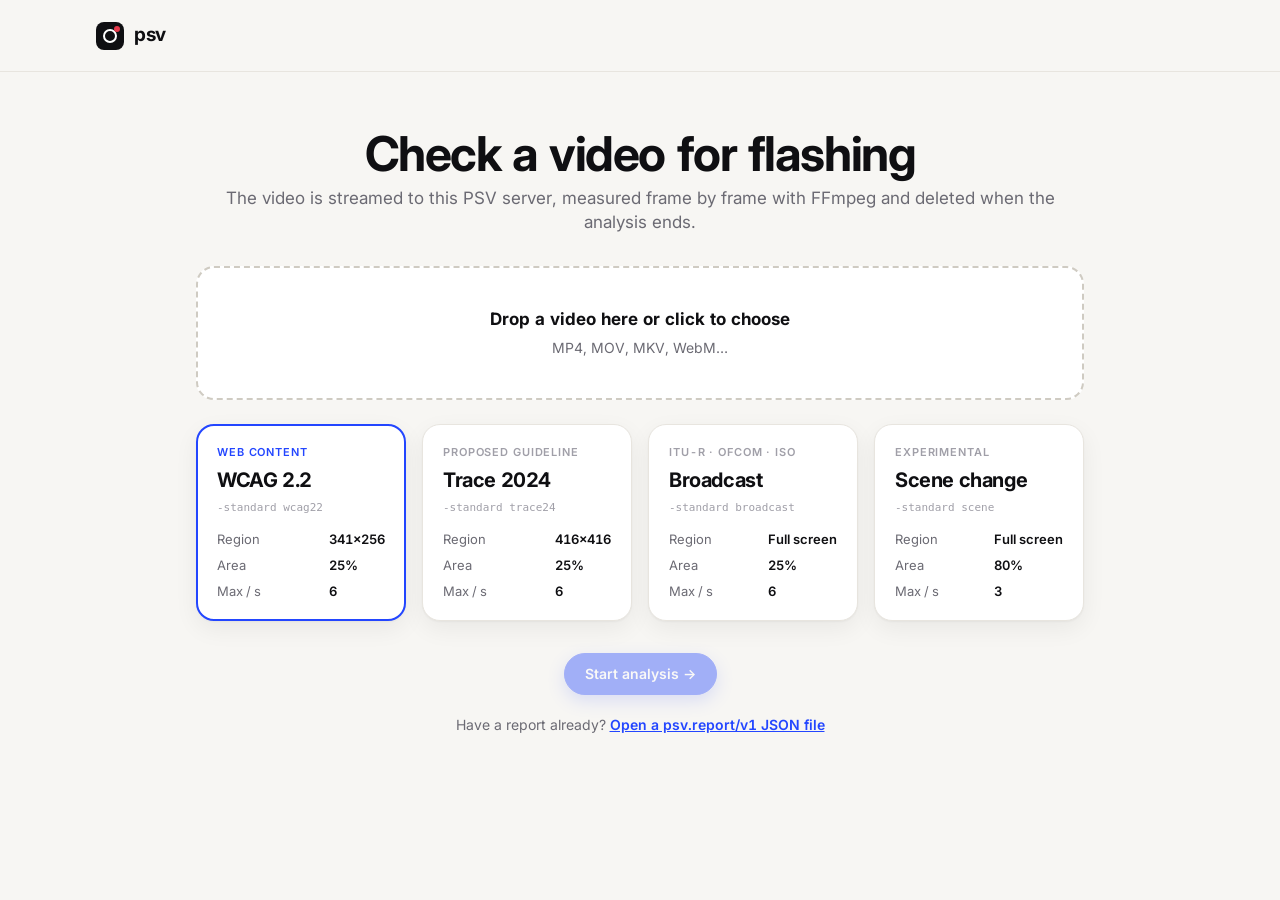
<file: internal/ui/assets/index.html>
<!doctype html>
<html lang="en">
<head>
<meta charset="utf-8">
<meta name="viewport" content="width=device-width, initial-scale=1">
<title>PSV report</title>
<link rel="preconnect" href="https://fonts.googleapis.com">
<link href="https://fonts.googleapis.com/css2?family=Inter:wght@400;500;600;700&display=swap" rel="stylesheet">
<link rel="stylesheet" href="app.css">
</head>
<body>
<nav><div class="wrap">
  <div class="logo"><i></i>psv</div>
  <div class="spacer"></div>
</div></nav>
<main id="app"></main>
<input type="file" id="pickvideo" accept="video/*" hidden>
<input type="file" id="pickreport" accept="application/json,.json" hidden>
<!-- psv:report -->
<script src="app.js"></script>
</body>
</html>
</file>
<file: internal/ui/assets/app.css>
:root {
  --bg: #F7F6F3; --surf: #FFFFFF; --line: #E8E5DF; --soft: #F1EFEA; --ink: #0F0F12;
  --muted: #6B6A73; --faint: #A09FA8; --accent: #2346FF; --lum: #E39B0B; --red: #E5384A;
  --flash: #E5484D; --pass: #12A150;
  --shadow: 0 1px 2px #0F0F120A, 0 8px 24px #0F0F120F;
  --mono: ui-monospace, Menlo, monospace;
}
* { box-sizing: border-box; }
body { margin: 0; background: var(--bg); color: var(--ink); font: 14px/1.4 Inter, system-ui, sans-serif;
  font-feature-settings: "tnum"; }
button { font: inherit; color: inherit; cursor: pointer; }
.wrap { max-width: 1120px; margin: 0 auto; padding: 0 16px; }

/* nav */
nav { height: 72px; border-bottom: 1px solid var(--line); }
nav .wrap { height: 100%; display: flex; align-items: center; gap: 24px; }
.logo { display: flex; align-items: center; gap: 10px; font-weight: 700; font-size: 19px; letter-spacing: -.02em; }
.logo i { width: 28px; height: 28px; border-radius: 8px; background: var(--ink); position: relative; }
.logo i::before { content: ""; position: absolute; inset: 7px; border: 2.2px solid #fff; border-radius: 50%; }
.logo i::after { content: ""; position: absolute; width: 6px; height: 6px; right: 4px; top: 4px; background: var(--red); border-radius: 50%; }
.spacer { flex: 1; }
.panel { background: var(--surf); border: 1px solid var(--line); border-radius: 18px; box-shadow: var(--shadow); }
.eyebrow { font-size: 11px; font-weight: 600; letter-spacing: .08em; text-transform: uppercase; color: var(--muted); }
h1 { font-size: 56px; letter-spacing: -.03em; margin: 8px 0 0; line-height: 1.1; display: flex; align-items: center; gap: 14px; }
h1 .dot { width: 16px; height: 16px; border-radius: 50%; flex: none; }
h2 { font-size: 22px; letter-spacing: -.01em; margin: 0; font-weight: 600; }
h3 { font-size: 28px; letter-spacing: -.02em; margin: 0; }
.sub { color: var(--muted); margin: 6px 0 0; }
.btn { white-space: nowrap; border-radius: 22px; padding: 10px 20px; border: 1px solid var(--line); background: var(--surf); font-weight: 600; }
.btn.primary { background: var(--ink); color: #fff; border-color: var(--ink); }
.btn.accent { background: var(--accent); color: #fff; border-color: var(--accent); box-shadow: 0 6px 16px #2346FF55; }
.btn:disabled { opacity: .4; cursor: default; }
.pill { display: inline-flex; align-items: center; gap: 6px; padding: 4px 11px; border-radius: 13px; font-size: 12px; font-weight: 600; }
.pill::before { content: ""; width: 6px; height: 6px; border-radius: 50%; background: currentColor; }
.pill.lum { background: #FDF3DC; color: #9A6400; }
.pill.red { background: #FDECEE; color: var(--red); }
section { margin-top: 32px; }
.head { display: flex; align-items: flex-start; justify-content: space-between; gap: 16px; padding: 28px 32px 0; }
svg text { font-family: Inter, system-ui, sans-serif; }

/* upload */
.center { max-width: 920px; margin: 56px auto 120px; padding: 0 16px; text-align: center; }
.center h1 { justify-content: center; font-size: 48px; }
.drop { display: block; margin-top: 32px; padding: 40px; border: 2px dashed #CFCBC2; border-radius: 18px; background: var(--surf); cursor: pointer; }
.drop.has { border-style: solid; border-color: var(--accent); }
.drop.over { border-color: var(--accent); background: #F2F4FF; }
.drop strong { display: block; font-size: 17px; }
.drop .sub { margin-top: 6px; }
.presets { display: grid; grid-template-columns: repeat(4, 1fr); gap: 16px; margin-top: 24px; text-align: left; }
.preset { padding: 20px; border-radius: 18px; border: 1px solid var(--line); background: var(--surf); box-shadow: var(--shadow); text-align: left; }
.preset.on { border: 2px solid var(--accent); padding: 19px; }
.preset h4 { margin: 6px 0 2px; font-size: 20px; letter-spacing: -.02em; }
.preset code { font-family: var(--mono); font-size: 11px; color: var(--faint); }
.preset dl { margin: 14px 0 0; display: grid; grid-template-columns: 1fr auto; row-gap: 8px; font-size: 13px; }
.preset dt { color: var(--muted); } .preset dd { margin: 0; font-weight: 600; }

/* progress */
.ring { width: 220px; height: 220px; margin: 0 auto; position: relative; }
.ring div { position: absolute; inset: 0; display: grid; place-content: center; }
.ring strong { font-size: 52px; letter-spacing: -.03em; }
.alt { margin-top: 20px; color: var(--muted); }
.link { background: none; border: 0; padding: 0; color: var(--accent); font-weight: 600; text-decoration: underline; }

/* report */
.hero { display: flex; gap: 32px; justify-content: space-between; align-items: flex-start; margin-top: 44px; }
.hero p { font-size: 18px; color: var(--muted); max-width: 640px; line-height: 1.5; }
.card { padding: 20px; width: 360px; flex: none; }
.card .row { display: flex; gap: 8px; } .card .row .btn { flex: 1; }
.metrics { display: grid; grid-template-columns: repeat(6, 1fr); padding: 24px 0; }
.metrics div { padding: 0 24px; border-left: 1px solid var(--line); }
.metrics div:first-child { border: 0; }
.metrics strong { display: block; font-size: 26px; font-weight: 600; letter-spacing: -.02em; margin: 6px 0 4px; }
.metrics small { color: var(--faint); font-size: 12px; }
.chart { padding: 12px 32px 28px; }
.zoomhead { display: flex; align-items: center; gap: 12px; border-top: 1px solid var(--line); margin: 8px 32px 0; padding-top: 18px; }
.zoomhead strong { font-size: 17px; }
.split { display: grid; grid-template-columns: 520px 1fr; gap: 32px; margin-top: 24px; align-items: start; }
.list { display: grid; gap: 12px; }
.moment { display: flex; align-items: center; gap: 16px; padding: 14px 16px; border-radius: 14px; border: 1px solid var(--line);
  background: var(--surf); text-align: left; width: 100%; }
.moment.on { border: 1.5px solid var(--accent); box-shadow: 0 6px 18px #2346FF26; }
.moment .n { width: 40px; height: 40px; border-radius: 10px; background: var(--soft); display: grid; place-content: center; font-weight: 700; }
.moment.on .n { background: #EEF1FF; color: var(--accent); }
.moment .t { flex: 1; } .moment .t strong { font-size: 15px; display: block; } .moment .t span { color: var(--muted); font-size: 13px; }
.mini { width: 72px; height: 44px; border-radius: 6px; background: var(--soft); border: 1px solid var(--line); position: relative; flex: none; }
.mini i { position: absolute; width: 12px; height: 12px; margin: -6px; border-radius: 50%; background: var(--flash); box-shadow: 0 0 6px #E5484D; }
.where { color: var(--ink); font-weight: 500; font-size: 13px; min-width: 100px; text-align: right; }
.detail { padding: 28px; position: sticky; top: 16px; }
.preview { position: relative; margin-top: 18px; border-radius: 14px; overflow: hidden; background: #1A1F2E; aspect-ratio: 16/9; }
.preview img { width: 100%; height: 100%; object-fit: contain; display: block; }
.preview .none { position: absolute; inset: 0; display: grid; place-content: center; gap: 10px; color: #C9CBD6; font-size: 13px; text-align: center; }
.preview .none .btn { justify-self: center; padding: 6px 14px; font-size: 13px; color: var(--ink); }
.preview svg { position: absolute; inset: 0; width: 100%; height: 100%; }
.preview .stamp { position: absolute; left: 12px; bottom: 12px; background: #00000080; color: #fff; padding: 3px 10px; border-radius: 11px; font: 11px var(--mono); }
.facts { margin-top: 18px; }
.facts div { display: flex; justify-content: space-between; padding: 10px 0; border-top: 1px solid var(--line); }
.facts div:first-child { border: 0; }
.facts span { color: var(--muted); } .facts strong { font-weight: 600; text-align: right; }
.fix { margin-top: 16px; background: #FDEEF0; border-radius: 12px; padding: 14px 16px; font-weight: 500; }
.kinds { display: grid; grid-template-columns: 1fr 1fr; gap: 16px; margin-top: 20px; }
.kind { border-radius: 14px; padding: 16px 18px; }
.kind .top { display: flex; justify-content: space-between; align-items: center; font-weight: 600; }
.kind .big { font-size: 40px; font-weight: 700; letter-spacing: -.02em; }
.kind .facts div { padding: 7px 0; font-size: 12px; border-color: #0F0F1214; }
.bar { height: 6px; border-radius: 3px; background: #0F0F1214; position: relative; margin-top: 8px; }
.bar i { position: absolute; left: 0; top: 0; bottom: 0; border-radius: 3px; }
.bar b { position: absolute; top: -6px; width: 2px; height: 18px; background: var(--ink); }
.tag { font-size: 11px; font-weight: 600; color: #fff; background: var(--red); border-radius: 11px; padding: 3px 10px; }
.tag.ok { background: var(--pass); }
.mapwrap { padding: 20px 32px 28px; }
.maps { display: grid; grid-template-columns: 1fr 360px; gap: 24px; }
.legend { display: flex; align-items: center; gap: 8px; color: var(--muted); font-size: 12px; margin-top: 14px; flex-wrap: wrap; }
.legend .ramp { display: flex; gap: 2px; } .legend .ramp i { width: 20px; height: 12px; border-radius: 3px; background: var(--flash); }
.chips { margin-left: auto; display: flex; gap: 8px; }
.chips span { background: var(--soft); border-radius: 13px; padding: 4px 12px; font-weight: 600; color: var(--ink); }
.thresholds { display: grid; grid-template-columns: 1fr 1fr; padding: 8px 0; }
.thresholds div { display: flex; justify-content: space-between; align-items: center; padding: 12px 28px; }
.thresholds div:nth-child(n+3) { border-top: 1px solid var(--line); }
.thresholds strong { font-size: 18px; }
.thresholds small { display: block; color: var(--muted); font-size: 12px; }
.facts-row { display: grid; grid-template-columns: repeat(5, 1fr); padding: 16px 0; margin-top: 28px; }
.facts-row div { padding: 0 24px; border-left: 1px solid var(--line); }
.facts-row div:first-child { border: 0; }
.facts-row strong { display: block; font-size: 17px; margin-top: 4px; }
.pill.sm { font-size: 10px; padding: 2px 8px; margin-left: 6px; vertical-align: 2px; }
.pill.sm::before { width: 5px; height: 5px; }
.moment .t small { display: block; color: var(--faint); font-size: 11px; font-family: var(--mono); margin-top: 2px; }
.mini b { position: absolute; inset: 3px; border: 2px dashed var(--flash); border-radius: 4px; }
.kindtable { width: 100%; border-collapse: collapse; margin-top: 16px; font-size: 13px; }
.kindtable th { text-align: left; font-size: 11px; font-weight: 600; letter-spacing: .06em; text-transform: uppercase; color: var(--muted); padding: 0 0 8px; }
.kindtable td { padding: 9px 0; border-top: 1px solid var(--line); font-weight: 600; }
.empty { padding: 28px 32px; color: var(--muted); }
.error { color: var(--red); margin-top: 16px; }
footer { margin: 48px 0 96px; color: var(--faint); font-size: 12px; }

@media (max-width: 1100px) {
  .hero { flex-direction: column; gap: 16px; }
  .card { width: 100%; }
  .split { grid-template-columns: 1fr; }
  .detail { position: static; }
  .maps { grid-template-columns: 1fr; }
  .facts-row { grid-template-columns: repeat(3, 1fr); row-gap: 16px; }
  .facts-row div:nth-child(4) { border: 0; }
  .presets { grid-template-columns: repeat(2, 1fr); }
  h1 { font-size: 40px; }
}

.map g.fp { transition: filter .12s; }
.map g.fp:hover { filter: brightness(1.6) drop-shadow(0 0 6px #ff4d5e88); }
</file>
